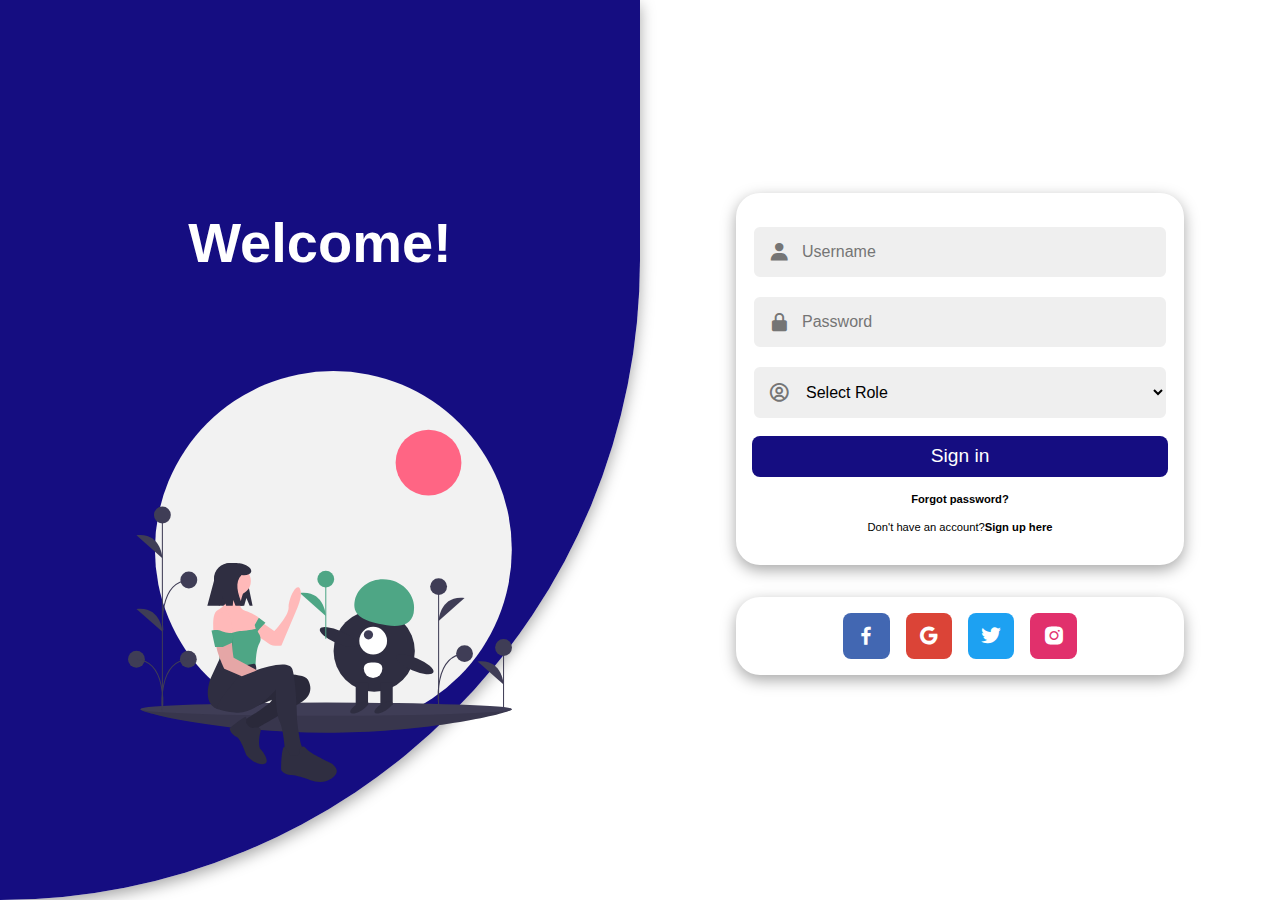
<file: login.html>
<!DOCTYPE html>
<html lang="en">

<head>
	<meta charset="UTF-8">
	<meta name="viewport" content="width=device-width, initial-scale=1.0">
	<link href='https://unpkg.com/boxicons@2.0.7/css/boxicons.min.css' rel='stylesheet'>
	<link rel="stylesheet" href="login.css">
	<title>Animated login signup</title>
</head>

<body>
	<div id="container" class="container">
		<!-- FORM SECTION -->
		<div class="row">
			<!-- SIGN UP -->
			<div class="col align-items-center flex-col sign-up">
				<div class="form-wrapper align-items-center">
					<div class="form sign-up">
						<div class="input-group">
							<i class='bx bxs-user'></i>
							<input type="text" placeholder="Username">
						</div>
						<div class="input-group">
							<i class='bx bx-mail-send'></i>
							<input type="email" placeholder="Email">
						</div>
						<div class="input-group">
							<i class='bx bxs-lock-alt'></i>
							<input type="password" placeholder="Password">
						</div>
						<div class="input-group">
							<i class='bx bxs-lock-alt'></i>
							<input type="password" placeholder="Confirm password">
						</div>
						<div class="input-group">
							<i class='bx bx-user-circle'></i>
							<select id="role-signup">
								<option value="">Select Role</option>
								<option value="student">Student</option>
								<option value="teacher">Teacher</option>
								<option value="admin">Administration</option>
							</select>
						</div>
						<!-- Call submitForm on button click for sign-up -->
						<button onclick="submitForm(event, 'signup')">Sign up</button>
						<p>
							<span>Already have an account?</span>
							<b onclick="toggle()" class="pointer">Sign in here</b>
						</p>
					</div>
				</div>
				<div class="form-wrapper">
					<div class="social-list align-items-center sign-up">
						<div class="align-items-center facebook-bg" onclick="redirectTo('facebook')">
							<i class='bx bxl-facebook'></i>
						</div>
						<div class="align-items-center google-bg" onclick="redirectTo('google')"">
							<i class='bx bxl-google'></i>
						</div>
						<div class="align-items-center twitter-bg" onclick="redirectTo('twitter')">
							<i class='bx bxl-twitter'></i>
						</div>
						<div class="align-items-center insta-bg" onclick="redirectTo('instagram')">
							<i class='bx bxl-instagram-alt'></i>
						</div>
					</div>
				</div>
			</div>
			<!-- END SIGN UP -->
			<!-- SIGN IN -->
			<div class="col align-items-center flex-col sign-in">
				<div class="form-wrapper align-items-center">
					<div class="form sign-in">
						<div class="input-group">
							<i class='bx bxs-user'></i>
							<input type="text" placeholder="Username">
						</div>
						<div class="input-group">
							<i class='bx bxs-lock-alt'></i>
							<input type="password" placeholder="Password">
						</div>
						<div class="input-group">
							<i class='bx bx-user-circle'></i>
							<select id="role-signin">
								<option value="">Select Role</option>
								<option value="student">Student</option>
								<option value="teacher">Teacher</option>
								<option value="admin">Administration</option>
							</select>
						</div>
						<!-- Call submitForm on button click for sign-in -->
						<button onclick="submitForm(event, 'signin')">Sign in</button>
						<p><b>Forgot password?</b></p>
						<p><span>Don't have an account?</span><b onclick="toggle()" class="pointer">Sign up here</b></p>
					</div>
				</div>
				<div class="form-wrapper">
					<div class="social-list align-items-center sign-in">
						<div class="align-items-center facebook-bg" onclick="redirectTo('facebook')">
							<i class='bx bxl-facebook'></i>
						</div>
						<div class="align-items-center google-bg" onclick="redirectTo('google')">
							<i class='bx bxl-google'></i>
						</div>
						<div class="align-items-center twitter-bg" onclick="redirectTo('twitter')">
							<i class='bx bxl-twitter'></i>
						</div>
						<div class="align-items-center insta-bg" onclick="redirectTo('instagram')">
							<i class='bx bxl-instagram-alt'></i>
						</div>
					</div>
				</div>
			</div>
			<!-- END SIGN IN -->
		</div>
		<!-- END FORM SECTION -->
		<!-- CONTENT SECTION -->
		<div class="row content-row">
			<!-- SIGN IN CONTENT -->
			<div class="col align-items-center flex-col">
				<div class="text sign-in">
					<h2>Welcome!</h2>
					<p></p>
				</div>
				<div class="img sign-in">
					<img src="./images/undraw_different_love_a3rg.svg" alt="welcome">
				</div>
			</div>
			<!-- END SIGN IN CONTENT -->
			<!-- SIGN UP CONTENT -->
			<div class="col align-items-center flex-col">
				<div class="img sign-up">
					<img src="./images/undraw_creative_team_r90h.svg" alt="welcome">
				</div>
				<div class="text sign-up">
					<h2>Join with us</h2>
					<p></p>
				</div>
			</div>
			<!-- END SIGN UP CONTENT -->
		</div>
		<!-- END CONTENT SECTION -->
	</div>

	<script src="login.js"></script>
	<!-- <script src="redirect-dash.js"></script> -->
</body>

</html>
</file>
<file: login.css>
:root {
  --primary-color: #150d81;
  --secondary-color: #150d81;
  --black: #000000;
  --white: #ffffff;
  --gray: #efefef;
  --gray-2: #757575;

  --facebook-color: #4267B2;
  --google-color: #DB4437;
  --twitter-color: #1DA1F2;
  --insta-color: #E1306C;
}

@import url('https://fonts.googleapis.com/css2?family=Poppins:wght@200;300;400;500;600&display=swap');

* {
  font-family: 'Poppins', sans-serif;
  margin: 0;
  padding: 0;
  box-sizing: border-box;
}

html,
body {
  height: 100vh;
  overflow: hidden;
}

.container {
  position: relative;
  min-height: 100vh;
  overflow: hidden;
}

.row {
  display: flex;
  flex-wrap: wrap;
  height: 100vh;
}

.col {
  width: 50%;
}

.align-items-center {
  display: flex;
  align-items: center;
  justify-content: center;
  text-align: center;
}

.form-wrapper {
  width: 100%;
  max-width: 28rem;
}

.form {
  padding: 1rem;
  background-color: var(--white);
  border-radius: 1.5rem;
  width: 100%;
  box-shadow: rgba(0, 0, 0, 0.35) 0px 5px 15px;
  transform: scale(0);
  transition: .5s ease-in-out;
  transition-delay: 1s;
}

.input-group {
  position: relative;
  width: 100%;
  margin: 1rem 0;
}

.input-group i {
  position: absolute;
  top: 50%;
  left: 1rem;
  transform: translateY(-50%);
  font-size: 1.4rem;
  color: var(--gray-2);
}

.input-group input {
  width: 100%;
  padding: 1rem 3rem;
  font-size: 1rem;
  background-color: var(--gray);
  border-radius: .5rem;
  border: 0.125rem solid var(--white);
  outline: none;
}

.input-group input:focus {
  border: 0.125rem solid var(--primary-color);
}

.form button {
  cursor: pointer;
  width: 100%;
  padding: .6rem 0;
  border-radius: .5rem;
  border: none;
  background-color: var(--primary-color);
  color: var(--white);
  font-size: 1.2rem;
  outline: none;
}

.form p {
  margin: 1rem 0;
  font-size: .7rem;
}

.flex-col {
  flex-direction: column;
}

.social-list {
  margin: 2rem 0;
  padding: 1rem;
  border-radius: 1.5rem;
  width: 100%;
  box-shadow: rgba(0, 0, 0, 0.35) 0px 5px 15px;
  transform: scale(0);
  transition: .5s ease-in-out;
  transition-delay: 1.2s;
}

.social-list>div {
  color: var(--white);
  margin: 0 .5rem;
  padding: .7rem;
  cursor: pointer;
  border-radius: .5rem;
  cursor: pointer;
  transform: scale(0);
  transition: .5s ease-in-out;
}

.social-list>div:nth-child(1) {
  transition-delay: 1.4s;
}

.social-list>div:nth-child(2) {
  transition-delay: 1.6s;
}

.social-list>div:nth-child(3) {
  transition-delay: 1.8s;
}

.social-list>div:nth-child(4) {
  transition-delay: 2s;
}

.social-list>div>i {
  font-size: 1.5rem;
  transition: .4s ease-in-out;
}

.social-list>div:hover i {
  transform: scale(1.5);
}

.facebook-bg {
  background-color: var(--facebook-color);
}

.google-bg {
  background-color: var(--google-color);
}

.twitter-bg {
  background-color: var(--twitter-color);
}

.insta-bg {
  background-color: var(--insta-color);
}

.pointer {
  cursor: pointer;
}

.container.sign-in .form.sign-in,
.container.sign-in .social-list.sign-in,
.container.sign-in .social-list.sign-in>div,
.container.sign-up .form.sign-up,
.container.sign-up .social-list.sign-up,
.container.sign-up .social-list.sign-up>div {
  transform: scale(1);
}

.content-row {
  position: absolute;
  top: 0;
  left: 0;
  pointer-events: none;
  z-index: 6;
  width: 100%;
}

.text {
  margin: 4rem;
  color: var(--white);
}

.text h2 {
  font-size: 3.5rem;
  font-weight: 800;
  margin: 2rem 0;
  transition: 1s ease-in-out;
}

.text p {
  font-weight: 600;
  transition: 1s ease-in-out;
  transition-delay: .2s;
}

.img img {
  width: 30vw;
  transition: 1s ease-in-out;
  transition-delay: .4s;
}

.text.sign-in h2,
.text.sign-in p,
.img.sign-in img {
  transform: translateX(-250%);
}

.text.sign-up h2,
.text.sign-up p,
.img.sign-up img {
  transform: translateX(250%);
}

.container.sign-in .text.sign-in h2,
.container.sign-in .text.sign-in p,
.container.sign-in .img.sign-in img,
.container.sign-up .text.sign-up h2,
.container.sign-up .text.sign-up p,
.container.sign-up .img.sign-up img {
  transform: translateX(0);
}

/* BACKGROUND */

.container::before {
  content: "";
  position: absolute;
  top: 0;
  right: 0;
  height: 100vh;
  width: 300vw;
  transform: translate(35%, 0);
  background-image: linear-gradient(-45deg, var(--primary-color) 0%, var(--secondary-color) 100%);
  transition: 1s ease-in-out;
  z-index: 6;
  box-shadow: rgba(0, 0, 0, 0.35) 0px 5px 15px;
  border-bottom-right-radius: max(50vw, 50vh);
  border-top-left-radius: max(50vw, 50vh);
}

.container.sign-in::before {
  transform: translate(0, 0);
  right: 50%;
}

.container.sign-up::before {
  transform: translate(100%, 0);
  right: 50%;
}

.input-group select {
	width: 100%;
	padding: 1rem 3rem;
	font-size: 1rem;
	background-color: var(--gray);
	border-radius: .5rem;
	border: 0.125rem solid var(--white);
	outline: none;
}

.input-group select:focus {
	border: 0.125rem solid var(--primary-color);
}



/* RESPONSIVE */

@media only screen and (max-width: 425px) {

  .container::before,
  .container.sign-in::before,
  .container.sign-up::before {
      height: 100vh;
      border-bottom-right-radius: 0;
      border-top-left-radius: 0;
      z-index: 0;
      transform: none;
      right: 0;
  }

  /* .container.sign-in .col.sign-up {
      transform: translateY(100%);
  } */

  .container.sign-in .col.sign-in,
  .container.sign-up .col.sign-up {
      transform: translateY(0);
  }

  .content-row {
      align-items: flex-start !important;
  }

  .content-row .col {
      transform: translateY(0);
      background-color: unset;
  }

  .col {
      width: 100%;
      position: absolute;
      padding: 2rem;
      background-color: var(--white);
      border-top-left-radius: 2rem;
      border-top-right-radius: 2rem;
      transform: translateY(100%);
      transition: 1s ease-in-out;
  }

  .row {
      align-items: flex-end;
      justify-content: flex-end;
  }

  .form,
  .social-list {
      box-shadow: none;
      margin: 0;
      padding: 0;
  }

  .text {
      margin: 0;
  }

  .text p {
      display: none;
  }

  .text h2 {
      margin: .5rem;
      font-size: 2rem;
  }
}
</file>
